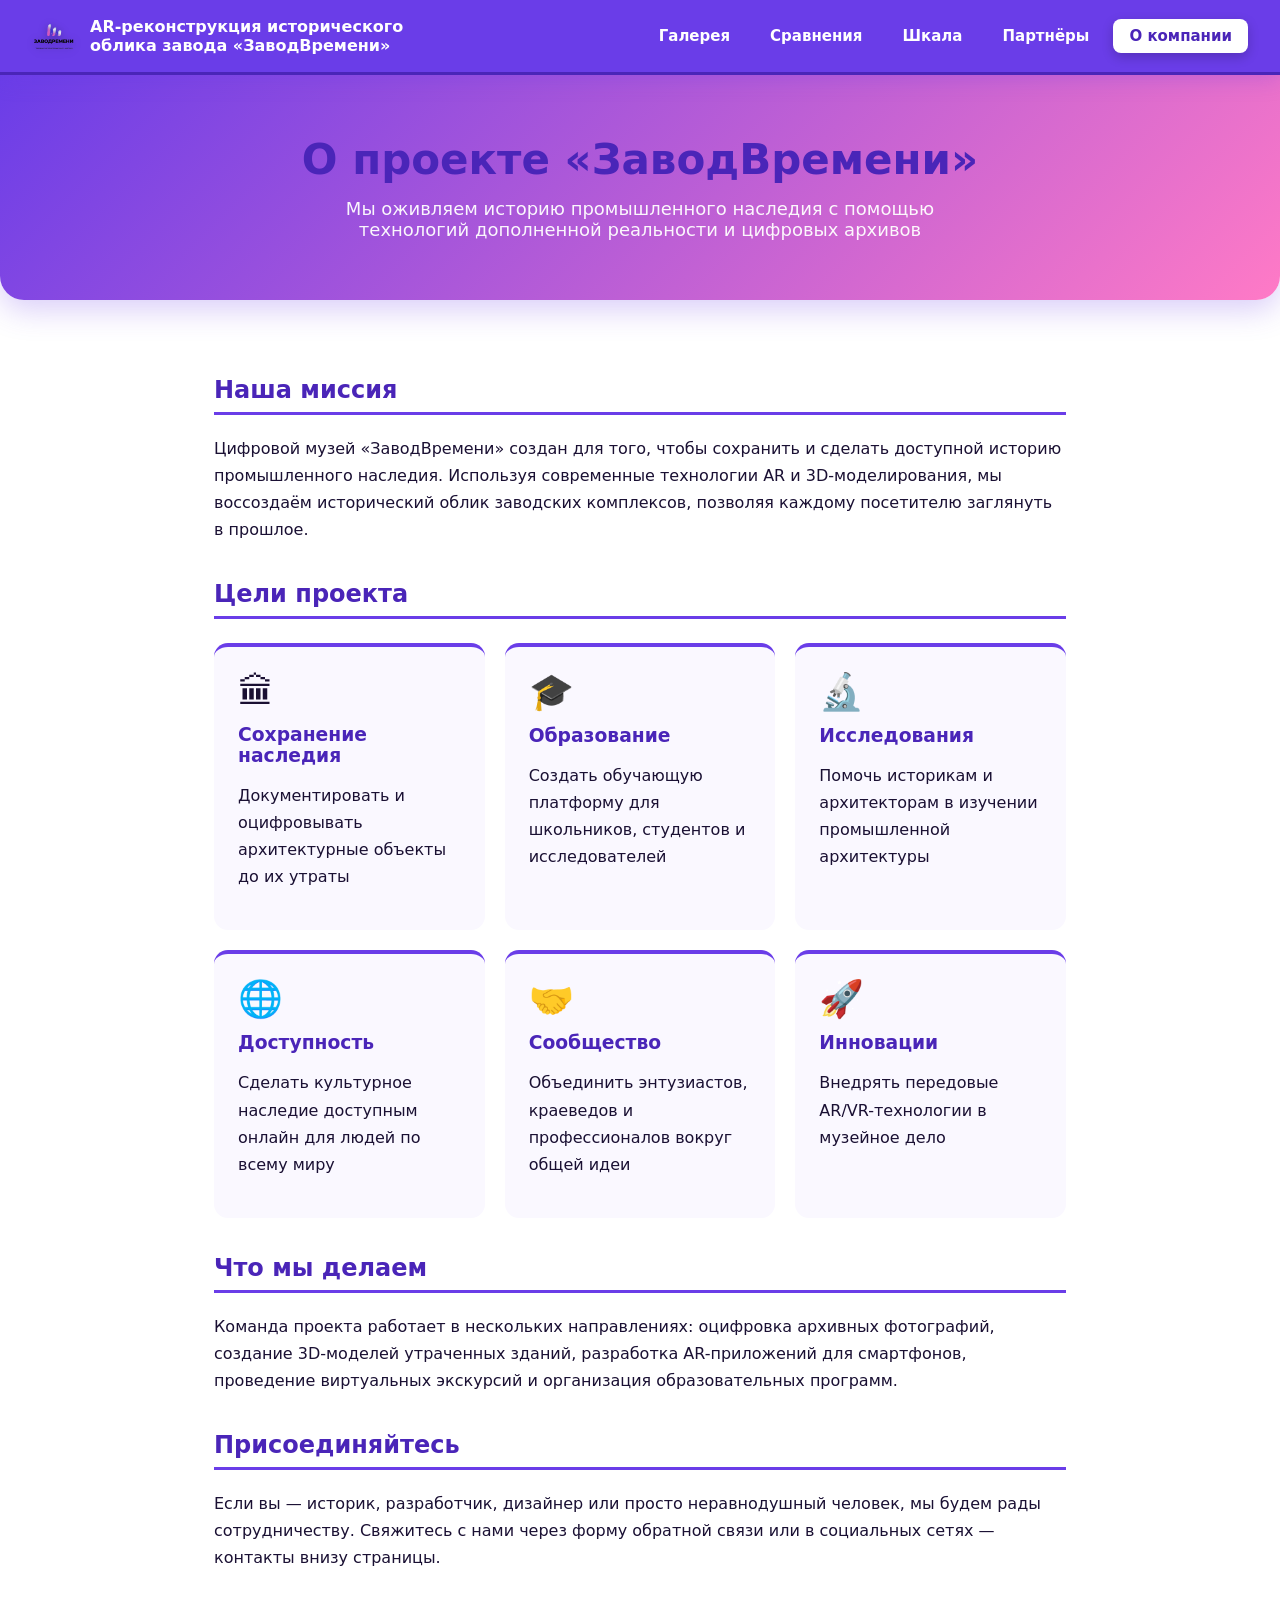
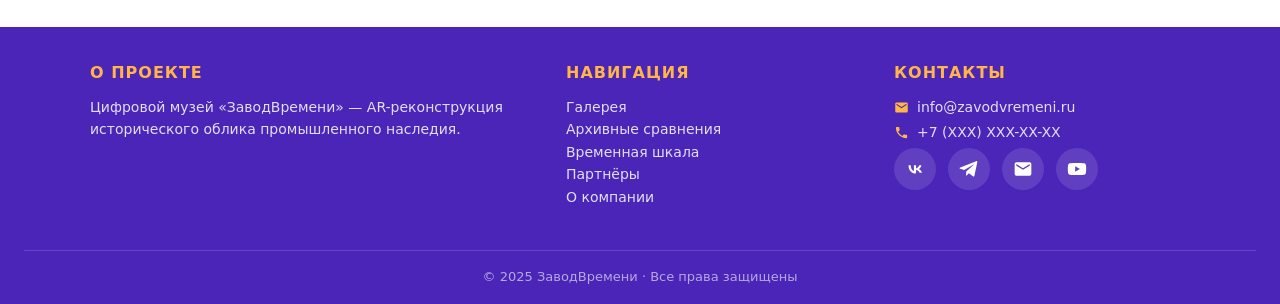
<file: about.html>
<!DOCTYPE html>
<html lang="ru">
<head>
  <meta charset="UTF-8">
  <title>О компании — ЗаводВремени</title>
  <link rel="stylesheet" href="css/style.css">
  <meta name="viewport" content="width=device-width, initial-scale=1.0">
</head>
<body>

<header class="topbar">
  <div class="brand">
    <img src="assets/img/logo2.png" alt="Логотип">
    <div class="brand-text">AR-реконструкция исторического облика завода «ЗаводВремени»</div>
  </div>
  <nav>
    <a href="index.html">Галерея</a>
    <a href="compare.html">Сравнения</a>
    <a href="timeline.html">Шкала</a>
    <a href="partners.html">Партнёры</a>
    <a href="about.html" class="active">О компании</a>
  </nav>
</header>

<!-- Заголовочная зона -->
<section class="about-hero">
  <h1>О проекте «ЗаводВремени»</h1>
  <p>Мы оживляем историю промышленного наследия с помощью технологий
     дополненной реальности и цифровых архивов</p>
</section>

<!-- Основной контент -->
<div class="about-content">

  <h2>Наша миссия</h2>
  <p>
    Цифровой музей «ЗаводВремени» создан для того, чтобы сохранить и сделать
    доступной историю промышленного наследия. Используя современные технологии
    AR и 3D-моделирования, мы воссоздаём исторический облик заводских комплексов,
    позволяя каждому посетителю заглянуть в прошлое.
  </p>

  <h2>Цели проекта</h2>
  <div class="goals-grid">

    <div class="goal-card">
      <div class="icon">🏛</div>
      <h3>Сохранение наследия</h3>
      <p>Документировать и оцифровывать архитектурные объекты до их утраты</p>
    </div>

    <div class="goal-card">
      <div class="icon">🎓</div>
      <h3>Образование</h3>
      <p>Создать обучающую платформу для школьников, студентов и исследователей</p>
    </div>

    <div class="goal-card">
      <div class="icon">🔬</div>
      <h3>Исследования</h3>
      <p>Помочь историкам и архитекторам в изучении промышленной архитектуры</p>
    </div>

    <div class="goal-card">
      <div class="icon">🌐</div>
      <h3>Доступность</h3>
      <p>Сделать культурное наследие доступным онлайн для людей по всему миру</p>
    </div>

    <div class="goal-card">
      <div class="icon">🤝</div>
      <h3>Сообщество</h3>
      <p>Объединить энтузиастов, краеведов и профессионалов вокруг общей идеи</p>
    </div>

    <div class="goal-card">
      <div class="icon">🚀</div>
      <h3>Инновации</h3>
      <p>Внедрять передовые AR/VR-технологии в музейное дело</p>
    </div>

  </div>

  <h2>Что мы делаем</h2>
  <p>
    Команда проекта работает в нескольких направлениях: оцифровка архивных
    фотографий, создание 3D-моделей утраченных зданий, разработка
    AR-приложений для смартфонов, проведение виртуальных экскурсий и
    организация образовательных программ.
  </p>

  <h2>Присоединяйтесь</h2>
  <p>
    Если вы — историк, разработчик, дизайнер или просто неравнодушный
    человек, мы будем рады сотрудничеству. Свяжитесь с нами через форму
    обратной связи или в социальных сетях — контакты внизу страницы.
  </p>

</div>

<!-- Футер -->
<footer class="footer">
  <div class="footer-inner">

    <div>
      <h4>О проекте</h4>
      <p>Цифровой музей «ЗаводВремени» — AR-реконструкция исторического облика промышленного наследия.</p>
    </div>

    <div>
      <h4>Навигация</h4>
      <p>
        <a href="index.html">Галерея</a><br>
        <a href="compare.html">Архивные сравнения</a><br>
        <a href="timeline.html">Временная шкала</a><br>
        <a href="partners.html">Партнёры</a><br>
        <a href="about.html">О компании</a>
      </p>
    </div>

    <div>
      <h4>Контакты</h4>
      <div class="contact-line">
        <svg viewBox="0 0 24 24"><path d="M20 4H4a2 2 0 0 0-2 2v12a2 2 0 0 0 2 2h16a2 2 0 0 0 2-2V6a2 2 0 0 0-2-2zm0 4-8 5-8-5V6l8 5 8-5v2z"/></svg>
        <a href="mailto:info@zavodvremeni.ru">info@zavodvremeni.ru</a>
      </div>
      <div class="contact-line">
        <svg viewBox="0 0 24 24"><path d="M6.6 10.8c1.4 2.8 3.8 5.1 6.6 6.6l2.2-2.2c.3-.3.7-.4 1-.2 1.1.4 2.3.6 3.6.6.6 0 1 .4 1 1V20c0 .6-.4 1-1 1C10.6 21 3 13.4 3 4c0-.6.4-1 1-1h3.5c.6 0 1 .4 1 1 0 1.2.2 2.4.6 3.6.1.4 0 .8-.2 1l-2.3 2.2z"/></svg>
        <span>+7 (XXX) XXX-XX-XX</span>
      </div>
      <div class="social-icons">
        <a href="https://vk.com/" target="_blank" rel="noopener" title="ВКонтакте">
          <svg viewBox="0 0 24 24"><path d="M13.2 17.5c-5.4 0-8.9-3.8-9-10h2.7c.1 4.6 2.2 6.5 3.8 6.9V7.5h2.6v3.8c1.6-.2 3.3-2 3.9-3.8h2.5c-.4 2.2-2 3.9-3.1 4.6 1.1.6 3 2.1 3.7 4.4h-2.8c-.6-1.7-2-3.1-4.2-3.3v3.3h-.8z"/></svg>
        </a>
        <a href="https://t.me/" target="_blank" rel="noopener" title="Telegram">
          <svg viewBox="0 0 24 24"><path d="M21.9 4.3 18.5 20c-.2 1-.9 1.3-1.8.8l-4.9-3.6-2.4 2.3c-.3.3-.5.5-1 .5l.3-4.9 9-8.1c.4-.3-.1-.5-.6-.2L6.2 13.1l-4.8-1.5c-1-.3-1-1 .2-1.5L20.6 2.6c.9-.3 1.6.2 1.3 1.7z"/></svg>
        </a>
        <a href="mailto:info@zavodvremeni.ru" title="Email">
          <svg viewBox="0 0 24 24"><path d="M20 4H4a2 2 0 0 0-2 2v12a2 2 0 0 0 2 2h16a2 2 0 0 0 2-2V6a2 2 0 0 0-2-2zm0 4-8 5-8-5V6l8 5 8-5v2z"/></svg>
        </a>
        <a href="https://youtube.com/" target="_blank" rel="noopener" title="YouTube">
          <svg viewBox="0 0 24 24"><path d="M23 12s0-3.4-.4-5c-.3-.9-1-1.6-1.9-1.9C19 4.7 12 4.7 12 4.7s-7 0-8.7.4C2.4 5.4 1.7 6.1 1.4 7 1 8.6 1 12 1 12s0 3.4.4 5c.3.9 1 1.6 1.9 1.9 1.7.4 8.7.4 8.7.4s7 0 8.7-.4c.9-.3 1.6-1 1.9-1.9.4-1.6.4-5 .4-5zM9.8 15.3V8.7l5.7 3.3-5.7 3.3z"/></svg>
        </a>
      </div>
    </div>

  </div>
  <div class="footer-bottom">
    © 2025 ЗаводВремени · Все права защищены
  </div>
</footer>

</body>
</html>
</file>
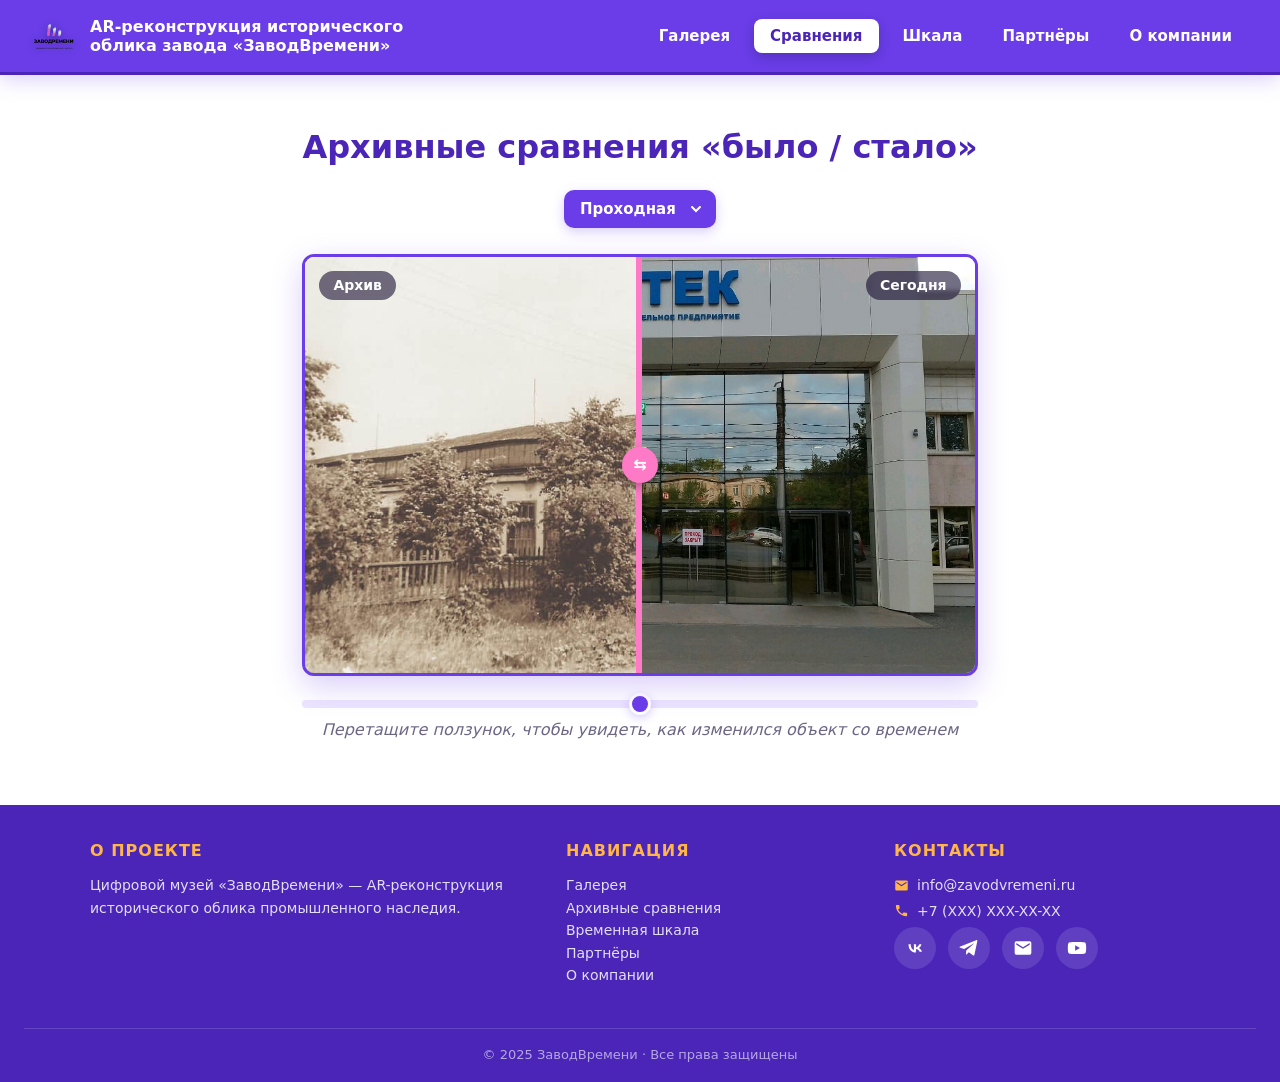
<file: compare.html>
<!DOCTYPE html>
<html lang="ru">
<head>
  <meta charset="UTF-8">
  <meta name="viewport" content="width=device-width, initial-scale=1.0">
  <title>Цифровой музей — Архивные сравнения</title>
  <link rel="stylesheet" href="css/style.css">
</head>
<body>

<!-- ========== Верхнее меню ========== -->
<header class="topbar">
  <div class="brand">
    <img src="assets/img/logo2.png" alt="Логотип">
    <div class="brand-text">AR-реконструкция исторического облика завода «ЗаводВремени»</div>
  </div>
  <nav>
    <a href="index.html">Галерея</a>
    <a href="compare.html" class="active">Сравнения</a>
    <a href="timeline.html">Шкала</a>
    <a href="partners.html">Партнёры</a>
    <a href="about.html">О компании</a>
  </nav>
</header>

<!-- ========== Контент ========== -->
<main class="compare-page">

  <h1>Архивные сравнения «было / стало»</h1>

  <select id="cmpSelect" class="cmp-select"></select>

  <div class="compare" id="cmp">
    <img class="now" id="nowImg" src="" alt="Современный вид">
    <div class="old-wrap" id="oldWrap">
      <img class="old" id="oldImg" src="" alt="Архивный вид">
    </div>
    <div class="slider-handle" id="handle"></div>
    <span class="cmp-label old">Архив</span>
    <span class="cmp-label now">Сегодня</span>
  </div>

  <input type="range" min="0" max="100" value="50" id="slider"
         title="Перетащите, чтобы сравнить">

  <p class="hint-text">
    Перетащите ползунок, чтобы увидеть, как изменился объект со временем
  </p>

</main>

<!-- ========== Футер ========== -->
<footer class="footer">
  <div class="footer-inner">
    <div>
      <h4>О проекте</h4>
      <p>Цифровой музей «ЗаводВремени» — AR-реконструкция исторического облика промышленного наследия.</p>
    </div>
    <div>
      <h4>Навигация</h4>
      <p>
        <a href="index.html">Галерея</a><br>
        <a href="compare.html">Архивные сравнения</a><br>
        <a href="timeline.html">Временная шкала</a><br>
        <a href="partners.html">Партнёры</a><br>
        <a href="about.html">О компании</a>
      </p>
    </div>
    <div>
      <h4>Контакты</h4>
      <div class="contact-line">
        <svg viewBox="0 0 24 24"><path d="M20 4H4a2 2 0 0 0-2 2v12a2 2 0 0 0 2 2h16a2 2 0 0 0 2-2V6a2 2 0 0 0-2-2zm0 4-8 5-8-5V6l8 5 8-5v2z"/></svg>
        <a href="mailto:info@zavodvremeni.ru">info@zavodvremeni.ru</a>
      </div>
      <div class="contact-line">
        <svg viewBox="0 0 24 24"><path d="M6.6 10.8c1.4 2.8 3.8 5.1 6.6 6.6l2.2-2.2c.3-.3.7-.4 1-.2 1.1.4 2.3.6 3.6.6.6 0 1 .4 1 1V20c0 .6-.4 1-1 1C10.6 21 3 13.4 3 4c0-.6.4-1 1-1h3.5c.6 0 1 .4 1 1 0 1.2.2 2.4.6 3.6.1.4 0 .8-.2 1l-2.3 2.2z"/></svg>
        <span>+7 (XXX) XXX-XX-XX</span>
      </div>
      <div class="social-icons">
        <a href="https://vk.com/" target="_blank" rel="noopener" title="ВКонтакте">
          <svg viewBox="0 0 24 24"><path d="M13.2 17.5c-5.4 0-8.9-3.8-9-10h2.7c.1 4.6 2.2 6.5 3.8 6.9V7.5h2.6v3.8c1.6-.2 3.3-2 3.9-3.8h2.5c-.4 2.2-2 3.9-3.1 4.6 1.1.6 3 2.1 3.7 4.4h-2.8c-.6-1.7-2-3.1-4.2-3.3v3.3h-.8z"/></svg>
        </a>
        <a href="https://t.me/" target="_blank" rel="noopener" title="Telegram">
          <svg viewBox="0 0 24 24"><path d="M21.9 4.3 18.5 20c-.2 1-.9 1.3-1.8.8l-4.9-3.6-2.4 2.3c-.3.3-.5.5-1 .5l.3-4.9 9-8.1c.4-.3-.1-.5-.6-.2L6.2 13.1l-4.8-1.5c-1-.3-1-1 .2-1.5L20.6 2.6c.9-.3 1.6.2 1.3 1.7z"/></svg>
        </a>
        <a href="mailto:info@zavodvremeni.ru" title="Email">
          <svg viewBox="0 0 24 24"><path d="M20 4H4a2 2 0 0 0-2 2v12a2 2 0 0 0 2 2h16a2 2 0 0 0 2-2V6a2 2 0 0 0-2-2zm0 4-8 5-8-5V6l8 5 8-5v2z"/></svg>
        </a>
        <a href="https://youtube.com/" target="_blank" rel="noopener" title="YouTube">
          <svg viewBox="0 0 24 24"><path d="M23 12s0-3.4-.4-5c-.3-.9-1-1.6-1.9-1.9C19 4.7 12 4.7 12 4.7s-7 0-8.7.4C2.4 5.4 1.7 6.1 1.4 7 1 8.6 1 12 1 12s0 3.4.4 5c.3.9 1 1.6 1.9 1.9 1.7.4 8.7.4 8.7.4s7 0 8.7-.4c.9-.3 1.6-1 1.9-1.9.4-1.6.4-5 .4-5zM9.8 15.3V8.7l5.7 3.3-5.7 3.3z"/></svg>
        </a>
      </div>
    </div>
  </div>
  <div class="footer-bottom">© 2025 ЗаводВремени · Все права защищены</div>
</footer>

<!-- скрипты — В САМОМ КОНЦЕ, вне всех контейнеров -->
<script src="js/data.js"></script>
<script src="js/compare.js"></script>
</body>
</html>
</file>
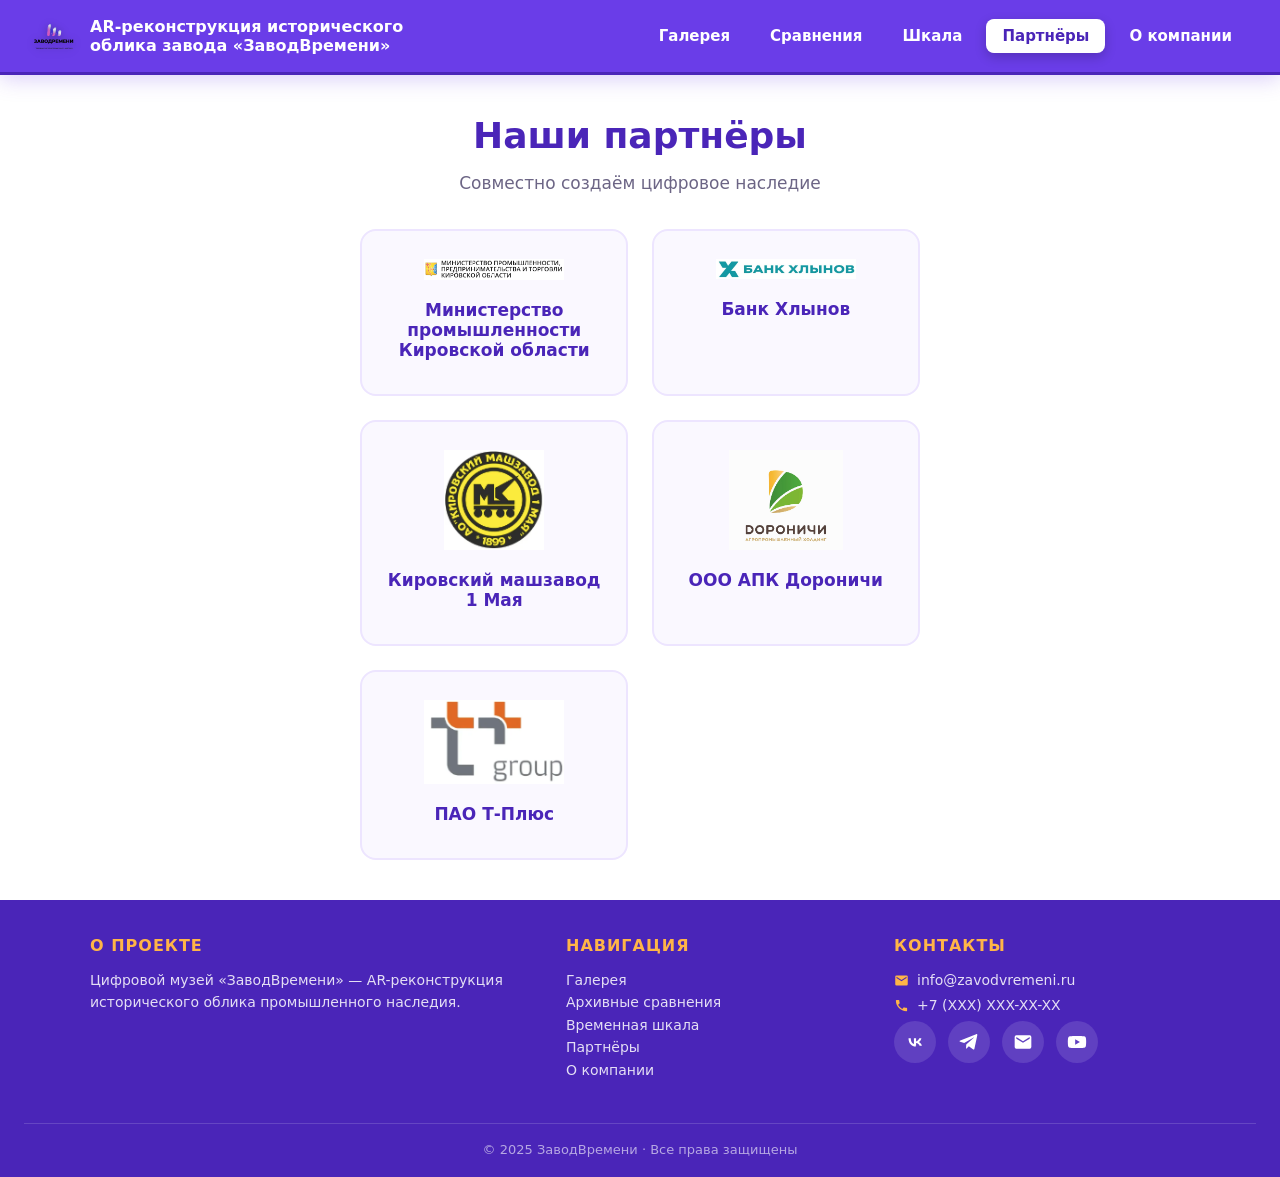
<file: partners.html>
<!DOCTYPE html>
<html lang="ru">
<head>
  <meta charset="UTF-8">
  <title>Партнёры — ЗаводВремени</title>
  <link rel="stylesheet" href="css/style.css">
  <meta name="viewport" content="width=device-width, initial-scale=1.0">
</head>
<body>

<header class="topbar">
  <div class="brand">
    <img src="assets/img/logo2.png" alt="Логотип">
    <div class="brand-text">AR-реконструкция исторического облика завода «ЗаводВремени»</div>
  </div>
  <nav>
    <a href="index.html">Галерея</a>
    <a href="compare.html">Сравнения</a>
    <a href="timeline.html">Шкала</a>
    <a href="partners.html" class="active">Партнёры</a>
    <a href="about.html">О компании</a>
  </nav>
</header>

<div class="page-wrap">
  <h1 class="page-title">Наши партнёры</h1>
  <p class="page-subtitle">Совместно создаём цифровое наследие</p>

  <div class="partners-grid" id="partnersGrid"></div>
</div>

<!-- футер (Шаг 5) -->
<footer class="footer">
  <div class="footer-inner">

    <div>
      <h4>О проекте</h4>
      <p>Цифровой музей «ЗаводВремени» — AR-реконструкция исторического облика промышленного наследия.</p>
    </div>

    <div>
      <h4>Навигация</h4>
      <p>
        <a href="index.html">Галерея</a><br>
        <a href="compare.html">Архивные сравнения</a><br>
        <a href="timeline.html">Временная шкала</a><br>
        <a href="partners.html">Партнёры</a><br>
        <a href="about.html">О компании</a>
      </p>
    </div>

    <div>
      <h4>Контакты</h4>
      <div class="contact-line">
        <svg viewBox="0 0 24 24"><path d="M20 4H4a2 2 0 0 0-2 2v12a2 2 0 0 0 2 2h16a2 2 0 0 0 2-2V6a2 2 0 0 0-2-2zm0 4-8 5-8-5V6l8 5 8-5v2z"/></svg>
        <a href="mailto:info@zavodvremeni.ru">info@zavodvremeni.ru</a>
      </div>
      <div class="contact-line">
        <svg viewBox="0 0 24 24"><path d="M6.6 10.8c1.4 2.8 3.8 5.1 6.6 6.6l2.2-2.2c.3-.3.7-.4 1-.2 1.1.4 2.3.6 3.6.6.6 0 1 .4 1 1V20c0 .6-.4 1-1 1C10.6 21 3 13.4 3 4c0-.6.4-1 1-1h3.5c.6 0 1 .4 1 1 0 1.2.2 2.4.6 3.6.1.4 0 .8-.2 1l-2.3 2.2z"/></svg>
        <span>+7 (XXX) XXX-XX-XX</span>
      </div>
      <div class="social-icons">
        <a href="https://vk.com/" target="_blank" rel="noopener" title="ВКонтакте">
          <svg viewBox="0 0 24 24"><path d="M13.2 17.5c-5.4 0-8.9-3.8-9-10h2.7c.1 4.6 2.2 6.5 3.8 6.9V7.5h2.6v3.8c1.6-.2 3.3-2 3.9-3.8h2.5c-.4 2.2-2 3.9-3.1 4.6 1.1.6 3 2.1 3.7 4.4h-2.8c-.6-1.7-2-3.1-4.2-3.3v3.3h-.8z"/></svg>
        </a>
        <a href="https://t.me/" target="_blank" rel="noopener" title="Telegram">
          <svg viewBox="0 0 24 24"><path d="M21.9 4.3 18.5 20c-.2 1-.9 1.3-1.8.8l-4.9-3.6-2.4 2.3c-.3.3-.5.5-1 .5l.3-4.9 9-8.1c.4-.3-.1-.5-.6-.2L6.2 13.1l-4.8-1.5c-1-.3-1-1 .2-1.5L20.6 2.6c.9-.3 1.6.2 1.3 1.7z"/></svg>
        </a>
        <a href="mailto:info@zavodvremeni.ru" title="Email">
          <svg viewBox="0 0 24 24"><path d="M20 4H4a2 2 0 0 0-2 2v12a2 2 0 0 0 2 2h16a2 2 0 0 0 2-2V6a2 2 0 0 0-2-2zm0 4-8 5-8-5V6l8 5 8-5v2z"/></svg>
        </a>
        <a href="https://youtube.com/" target="_blank" rel="noopener" title="YouTube">
          <svg viewBox="0 0 24 24"><path d="M23 12s0-3.4-.4-5c-.3-.9-1-1.6-1.9-1.9C19 4.7 12 4.7 12 4.7s-7 0-8.7.4C2.4 5.4 1.7 6.1 1.4 7 1 8.6 1 12 1 12s0 3.4.4 5c.3.9 1 1.6 1.9 1.9 1.7.4 8.7.4 8.7.4s7 0 8.7-.4c.9-.3 1.6-1 1.9-1.9.4-1.6.4-5 .4-5zM9.8 15.3V8.7l5.7 3.3-5.7 3.3z"/></svg>
        </a>
      </div>
    </div>

  </div>
  <div class="footer-bottom">
    © 2025 ЗаводВремени · Все права защищены
  </div>
</footer>

<script src="js/partners.js"></script>
</body>
</html>
</file>
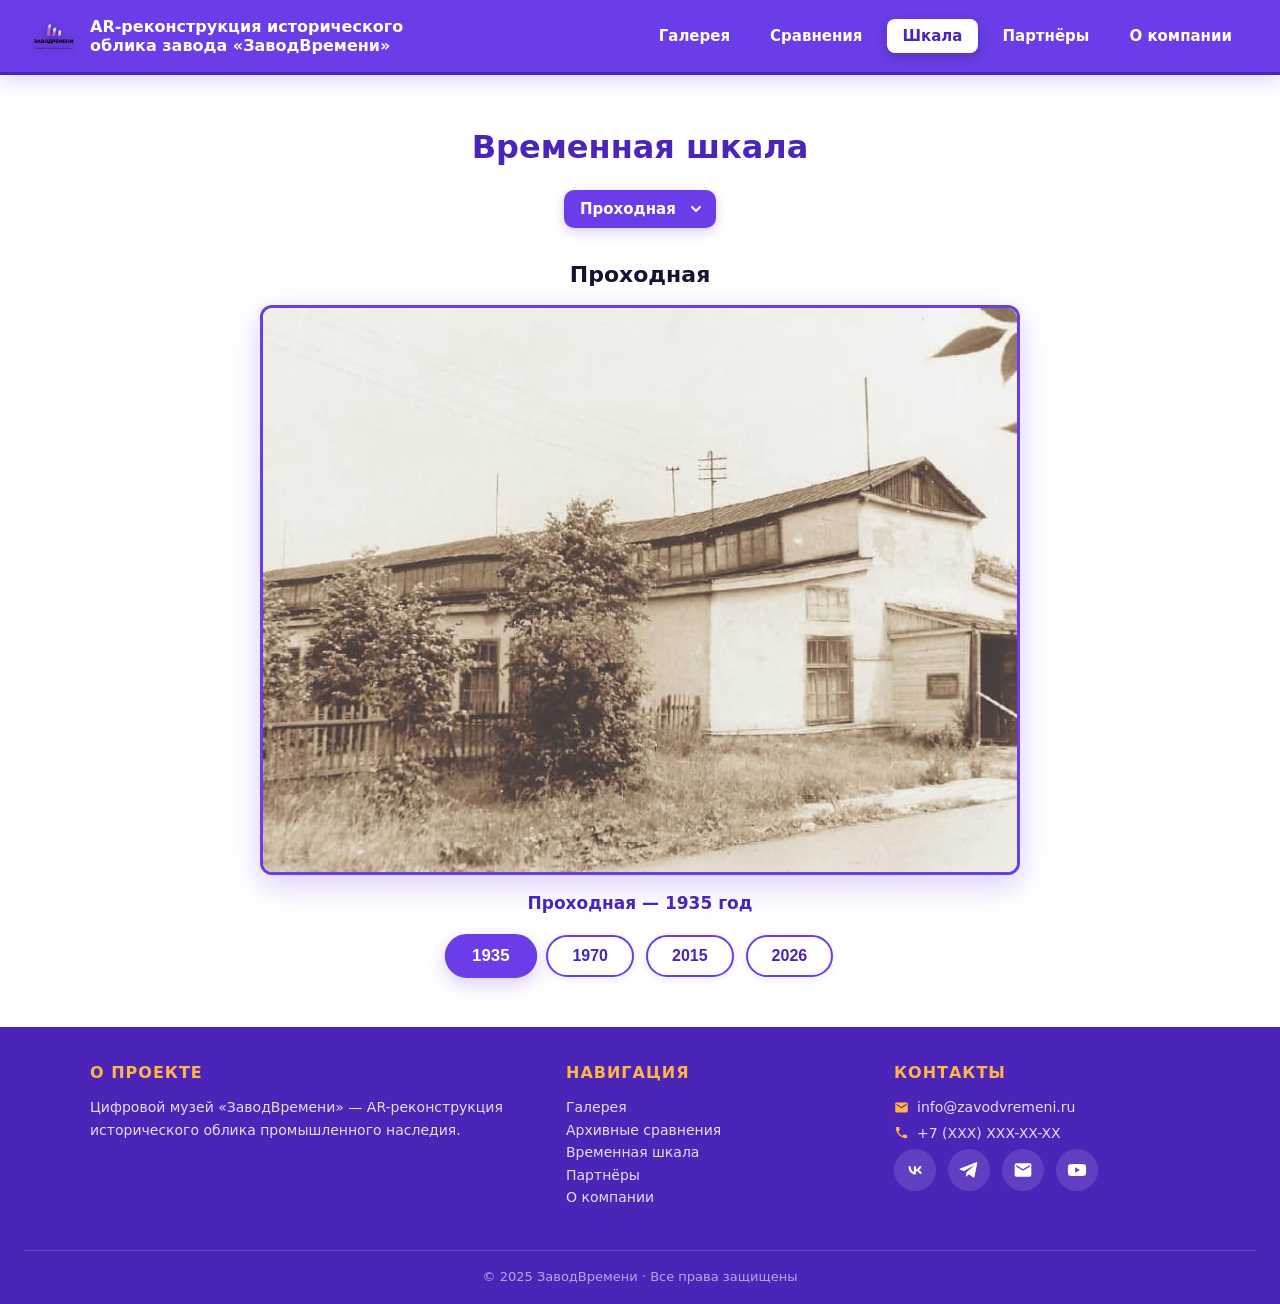
<file: timeline.html>
<!DOCTYPE html>
<html lang="ru">
<head>
  <meta charset="UTF-8">
  <meta name="viewport" content="width=device-width, initial-scale=1.0">
  <title>Временная шкала — ЗаводВремени</title>
  <link rel="stylesheet" href="css/style.css">
</head>
<body>

<!-- ========== Верхнее меню ========== -->
<header class="topbar">
  <div class="brand">
    <img src="assets/img/logo2.png" alt="Логотип">
    <div class="brand-text">AR-реконструкция исторического облика завода «ЗаводВремени»</div>
  </div>
  <nav>
    <a href="index.html">Галерея</a>
    <a href="compare.html">Сравнения</a>
    <a href="timeline.html" class="active">Шкала</a>
    <a href="partners.html">Партнёры</a>
    <a href="about.html">О компании</a>
  </nav>
</header>

<!-- ========== Контент ========== -->
<main class="tl-page">

  <h1>Временная шкала</h1>

  <!-- Выбор объекта -->
  <select id="tlSelect" class="cmp-select"></select>

  <!-- Заголовок текущего объекта -->
  <h2 id="tlTitle"></h2>

  <!-- Фотография -->
  <div class="tl-photo-box">
    <img id="tlPhoto" src="" alt="Фотография по годам">
  </div>

  <!-- Подпись с годом -->
  <div class="tl-caption" id="tlCaption"></div>

  <!-- Кнопки годов — заполняются через JS -->
  <div class="years" id="yearsBar"></div>

</main>

<!-- ========== Футер ========== -->
<footer class="footer">
  <div class="footer-inner">

    <div>
      <h4>О проекте</h4>
      <p>Цифровой музей «ЗаводВремени» — AR-реконструкция исторического облика промышленного наследия.</p>
    </div>

    <div>
      <h4>Навигация</h4>
      <p>
        <a href="index.html">Галерея</a><br>
        <a href="compare.html">Архивные сравнения</a><br>
        <a href="timeline.html">Временная шкала</a><br>
        <a href="partners.html">Партнёры</a><br>
        <a href="about.html">О компании</a>
      </p>
    </div>

    <div>
      <h4>Контакты</h4>
      <div class="contact-line">
        <svg viewBox="0 0 24 24"><path d="M20 4H4a2 2 0 0 0-2 2v12a2 2 0 0 0 2 2h16a2 2 0 0 0 2-2V6a2 2 0 0 0-2-2zm0 4-8 5-8-5V6l8 5 8-5v2z"/></svg>
        <a href="mailto:info@zavodvremeni.ru">info@zavodvremeni.ru</a>
      </div>
      <div class="contact-line">
        <svg viewBox="0 0 24 24"><path d="M6.6 10.8c1.4 2.8 3.8 5.1 6.6 6.6l2.2-2.2c.3-.3.7-.4 1-.2 1.1.4 2.3.6 3.6.6.6 0 1 .4 1 1V20c0 .6-.4 1-1 1C10.6 21 3 13.4 3 4c0-.6.4-1 1-1h3.5c.6 0 1 .4 1 1 0 1.2.2 2.4.6 3.6.1.4 0 .8-.2 1l-2.3 2.2z"/></svg>
        <span>+7 (XXX) XXX-XX-XX</span>
      </div>
      <div class="social-icons">
        <a href="https://vk.com/" target="_blank" rel="noopener" title="ВКонтакте">
          <svg viewBox="0 0 24 24"><path d="M13.2 17.5c-5.4 0-8.9-3.8-9-10h2.7c.1 4.6 2.2 6.5 3.8 6.9V7.5h2.6v3.8c1.6-.2 3.3-2 3.9-3.8h2.5c-.4 2.2-2 3.9-3.1 4.6 1.1.6 3 2.1 3.7 4.4h-2.8c-.6-1.7-2-3.1-4.2-3.3v3.3h-.8z"/></svg>
        </a>
        <a href="https://t.me/" target="_blank" rel="noopener" title="Telegram">
          <svg viewBox="0 0 24 24"><path d="M21.9 4.3 18.5 20c-.2 1-.9 1.3-1.8.8l-4.9-3.6-2.4 2.3c-.3.3-.5.5-1 .5l.3-4.9 9-8.1c.4-.3-.1-.5-.6-.2L6.2 13.1l-4.8-1.5c-1-.3-1-1 .2-1.5L20.6 2.6c.9-.3 1.6.2 1.3 1.7z"/></svg>
        </a>
        <a href="mailto:info@zavodvremeni.ru" title="Email">
          <svg viewBox="0 0 24 24"><path d="M20 4H4a2 2 0 0 0-2 2v12a2 2 0 0 0 2 2h16a2 2 0 0 0 2-2V6a2 2 0 0 0-2-2zm0 4-8 5-8-5V6l8 5 8-5v2z"/></svg>
        </a>
        <a href="https://youtube.com/" target="_blank" rel="noopener" title="YouTube">
          <svg viewBox="0 0 24 24"><path d="M23 12s0-3.4-.4-5c-.3-.9-1-1.6-1.9-1.9C19 4.7 12 4.7 12 4.7s-7 0-8.7.4C2.4 5.4 1.7 6.1 1.4 7 1 8.6 1 12 1 12s0 3.4.4 5c.3.9 1 1.6 1.9 1.9 1.7.4 8.7.4 8.7.4s7 0 8.7-.4c.9-.3 1.6-1 1.9-1.9.4-1.6.4-5 .4-5zM9.8 15.3V8.7l5.7 3.3-5.7 3.3z"/></svg>
        </a>
      </div>
    </div>

  </div>
  <div class="footer-bottom">
    © 2025 ЗаводВремени · Все права защищены
  </div>
</footer>

<!-- скрипты — в самом конце -->
<script src="js/data.js"></script>
<script src="js/timeline.js"></script>
</body>
</html>
</file>
<file: css/style.css>
/* ============================================================
   ЦИФРОВОЙ МУЗЕЙ — глобальные стили
   Палитра: белый фон + фиолетовые акценты
   ============================================================ */

:root {
  --bg:        #ffffff;
  --surface:   #faf8ff;
  --primary:   #6a3de8;      /* основной фиолетовый */
  --primary-d: #4a25b8;      /* тёмный фиолетовый */
  --primary-l: #ede5ff;      /* светлый фиолетовый */
  --accent:    #ff7ac6;      /* розовый акцент */
  --gold:      #ffb547;
  --text:      #1a1033;
  --muted:     #6c6585;
  --border:    #2a1666;
  --shadow:    rgba(106, 61, 232, 0.25);
}

* { box-sizing: border-box; }

html, body {
  margin: 0;
  padding: 0;
  font-family: 'Segoe UI', system-ui, sans-serif;
  background: var(--bg);
  color: var(--text);
  min-height: 100vh;
  display: flex;
  flex-direction: column;
}

a { color: inherit; text-decoration: none; }

/* ========== ВЕРХНЕЕ МЕНЮ ========== */
.topbar {
  display: flex;
  justify-content: space-between;
  align-items: center;
  padding: 14px 32px;
  background: var(--primary);
  color: #fff;
  border-bottom: 3px solid var(--primary-d);
  box-shadow: 0 4px 20px var(--shadow);
  position: sticky;
  top: 0;
  z-index: 100;
  animation: slideDown 0.5s ease-out;
}

@keyframes slideDown {
  from { transform: translateY(-100%); opacity: 0; }
  to   { transform: translateY(0); opacity: 1; }
}

.brand {
  display: flex;
  align-items: center;
  gap: 14px;
}

.brand img {
  height: 44px;
  width: auto;
  filter: drop-shadow(0 2px 4px rgba(0,0,0,0.3));
  transition: transform 0.3s;
}

.brand img:hover { transform: rotate(-5deg) scale(1.1); }

.brand-text {
  font-weight: 700;
  font-size: 16px;
  line-height: 1.2;
  max-width: 380px;
}

.topbar nav {
  display: flex;
  gap: 8px;
  flex-wrap: wrap;
}

.topbar nav a {
  padding: 8px 16px;
  border-radius: 8px;
  font-weight: 600;
  font-size: 15px;
  transition: all 0.25s;
  position: relative;
}

.topbar nav a:hover {
  background: rgba(255,255,255,0.18);
  transform: translateY(-2px);
}

.topbar nav a.active {
  background: #fff;
  color: var(--primary-d);
  box-shadow: 0 4px 12px rgba(0,0,0,0.2);
}

/* ========== ОСНОВНОЙ МАКЕТ ========== */
.layout {
  flex: 1;
  display: grid;
  grid-template-columns: 280px 1fr;
  min-height: 0;
}

/* боковая панель */
.sidebar {
  background: var(--primary-l);
  border-right: 3px solid var(--primary);
  padding: 20px 16px;
  overflow-y: auto;
  animation: slideRight 0.5s ease-out;
}

@keyframes slideRight {
  from { transform: translateX(-50px); opacity: 0; }
  to   { transform: translateX(0); opacity: 1; }
}

.sidebar h3 {
  margin: 0 0 16px;
  color: var(--primary-d);
  font-size: 18px;
  text-transform: uppercase;
  letter-spacing: 1px;
  border-bottom: 2px solid var(--primary);
  padding-bottom: 8px;
}

.sidebar ul { list-style: none; padding: 0; margin: 0; }

.sidebar li {
  padding: 12px 14px;
  margin-bottom: 6px;
  background: #fff;
  border-radius: 10px;
  cursor: pointer;
  font-weight: 600;
  border-left: 4px solid transparent;
  transition: all 0.2s;
}

.sidebar li:hover {
  border-left-color: var(--accent);
  transform: translateX(4px);
  box-shadow: 0 4px 12px var(--shadow);
}

.sidebar li.active {
  background: var(--primary);
  color: #fff;
  border-left-color: var(--gold);
}

/* основной экран */
.stage {
  display: flex;
  flex-direction: column;
  align-items: center;
  padding: 28px 24px;
  gap: 18px;
  background: var(--bg);
  overflow-y: auto;
  animation: fadeIn 0.6s ease-out;
}

@keyframes fadeIn {
  from { opacity: 0; transform: translateY(10px); }
  to   { opacity: 1; transform: translateY(0); }
}

/* фоторамка */
.screen {
  align-self: center;
  background: var(--primary-l);
  display: inline-block;
  border: 3px solid var(--primary);
  border-radius: 12px;
  box-shadow: 0 10px 30px var(--shadow);
  overflow: hidden;
  max-width: 100%;
  max-height: 65vh;
  line-height: 0;
  transition: transform 0.3s, box-shadow 0.3s;
}

.screen:hover {
  transform: translateY(-4px);
  box-shadow: 0 16px 40px var(--shadow);
}

.screen img {
  display: block;
  max-width: 100%;
  max-height: 65vh;
  width: auto;
  height: auto;
  transition: opacity 0.4s;
}

/* кнопки управления */
.controls {
  display: flex;
  gap: 12px;
}

.controls button {
  width: 52px;
  height: 52px;
  font-size: 22px;
  font-weight: 700;
  border: none;
  border-radius: 50%;
  background: var(--primary);
  color: #fff;
  cursor: pointer;
  box-shadow: 0 4px 12px var(--shadow);
  transition: all 0.2s;
}

.controls button:hover {
  background: var(--primary-d);
  transform: translateY(-3px) scale(1.05);
  box-shadow: 0 8px 20px var(--shadow);
}

.controls button:active { transform: translateY(0) scale(0.95); }

/* описание */
.info {
  width: 100%;
  max-width: 900px;
  background: var(--surface);
  padding: 20px 24px;
  border-radius: 12px;
  border-left: 5px solid var(--primary);
  box-shadow: 0 4px 16px rgba(0,0,0,0.05);
}

.info h2 {
  margin: 0 0 10px;
  color: var(--primary-d);
}

.info p {
  margin: 0;
  line-height: 1.6;
  color: var(--text);
}

/* ========== ВРЕМЕННАЯ ШКАЛА ========== */
.tl-wrap {
  display: flex;
  flex-direction: column;
  align-items: center;
  padding: 30px 20px;
  gap: 22px;
  flex: 1;
}

.tl-photo-box {
  display: inline-block;
  background: var(--primary-l);
  border: 3px solid var(--primary);
  border-radius: 12px;
  box-shadow: 0 10px 30px var(--shadow);
  overflow: hidden;
  max-width: 90%;
  max-height: 60vh;
  line-height: 0;
}

.tl-photo-box img {
  display: block;
  max-width: 100%;
  max-height: 60vh;
  width: auto;
  height: auto;
  transition: opacity 0.4s;
}

.tl-year {
  font-size: 32px;
  font-weight: 800;
  color: var(--primary-d);
  background: var(--primary-l);
  padding: 6px 24px;
  border-radius: 30px;
  box-shadow: 0 4px 12px var(--shadow);
}

.tl-slider {
  width: 80%;
  max-width: 800px;
  accent-color: var(--primary);
}

/* ========== АРХИВНЫЕ СРАВНЕНИЯ ========== */
.compare {
  position: relative;
  display: inline-block;
  user-select: none;
  border: 3px solid var(--primary);
  border-radius: 12px;
  box-shadow: 0 10px 30px var(--shadow);
  overflow: hidden;
  background: var(--primary-l);
  max-width: 95%;
  max-height: 70vh;
  line-height: 0;
}

.compare > img {
  display: block;
  max-width: 100%;
  max-height: 70vh;
  width: auto;
  height: auto;
  pointer-events: none;
}

.old-wrap {
  position: absolute;
  top: 0; left: 0;
  width: 50%;
  height: 100%;
  overflow: hidden;
  border-right: 3px solid var(--accent);
}

.old-wrap img {
  position: absolute;
  top: 0; left: 0;
  width: auto;
  height: 100%;
  max-width: none;
}

.slider-handle {
  position: absolute;
  top: 0;
  left: 50%;
  width: 4px;
  height: 100%;
  background: var(--accent);
  cursor: ew-resize;
  transform: translateX(-50%);
}

.slider-handle::after {
  content: "⇆";
  position: absolute;
  top: 50%;
  left: 50%;
  transform: translate(-50%, -50%);
  background: var(--accent);
  color: #fff;
  width: 36px;
  height: 36px;
  border-radius: 50%;
  display: flex;
  align-items: center;
  justify-content: center;
  font-weight: 700;
  box-shadow: 0 4px 12px rgba(0,0,0,0.3);
}

/* ========== СТРАНИЦА ПАРТНЁРОВ ========== */
.page-wrap {
  max-width: 1100px;
  margin: 0 auto;
  padding: 40px 24px;
  flex: 1;
  animation: fadeIn 0.6s ease-out;
}

.page-title {
  font-size: 36px;
  color: var(--primary-d);
  margin: 0 0 8px;
  text-align: center;
}

.page-subtitle {
  text-align: center;
  color: var(--muted);
  margin-bottom: 36px;
  font-size: 17px;
}

.partners-grid {
  display: grid;
  grid-template-columns: repeat(auto-fill, minmax(220px, 1fr));
  gap: 24px;
}

.partner-card {
  background: var(--surface);
  border: 2px solid var(--primary-l);
  border-radius: 16px;
  padding: 28px 20px;
  text-align: center;
  transition: all 0.3s;
  cursor: pointer;
}

.partner-card:hover {
  transform: translateY(-8px);
  box-shadow: 0 16px 32px var(--shadow);
  border-color: var(--primary);
}

.partner-card img {
  max-width: 140px;
  max-height: 100px;
  width: auto;
  height: auto;
  margin-bottom: 16px;
  transition: transform 0.3s;
}

.partner-card:hover img { transform: scale(1.1); }

.partner-card h4 {
  margin: 0 0 6px;
  color: var(--primary-d);
  font-size: 17px;
}

.partner-card p {
  margin: 0;
  color: var(--muted);
  font-size: 14px;
}

/* ========== СТРАНИЦА «О КОМПАНИИ» ========== */
.about-hero {
  background: linear-gradient(135deg, var(--primary) 0%, var(--accent) 100%);
  color: #fff;
  padding: 60px 24px;
  text-align: center;
  border-radius: 0 0 24px 24px;
  margin-bottom: 40px;
  box-shadow: 0 10px 30px var(--shadow);
}

.about-hero h1 {
  font-size: 42px;
  margin: 0 0 14px;
}

.about-hero p {
  font-size: 18px;
  max-width: 700px;
  margin: 0 auto;
  opacity: 0.95;
}

.about-content {
  max-width: 900px;
  margin: 0 auto;
  padding: 0 24px 40px;
}

.about-content h2 {
  color: var(--primary-d);
  border-bottom: 3px solid var(--primary);
  padding-bottom: 8px;
  margin-top: 36px;
}

.about-content p {
  line-height: 1.7;
  font-size: 16px;
  color: var(--text);
}

.goals-grid {
  display: grid;
  grid-template-columns: repeat(auto-fit, minmax(240px, 1fr));
  gap: 20px;
  margin-top: 24px;
}

.goal-card {
  background: var(--surface);
  padding: 24px;
  border-radius: 14px;
  border-top: 4px solid var(--primary);
  transition: transform 0.3s;
}

.goal-card:hover { transform: translateY(-6px); }

.goal-card .icon {
  font-size: 36px;
  margin-bottom: 12px;
}

.goal-card h3 {
  color: var(--primary-d);
  margin: 0 0 8px;
}

/* ========== ФУТЕР / КОНТАКТЫ ========== */
.footer {
  background: var(--primary-d);
  color: #fff;
  padding: 36px 24px 20px;
  margin-top: auto;
}

.footer-inner {
  max-width: 1100px;
  margin: 0 auto;
  display: grid;
  grid-template-columns: 1.5fr 1fr 1fr;
  gap: 32px;
  align-items: start;
}

.footer h4 {
  margin: 0 0 14px;
  font-size: 16px;
  text-transform: uppercase;
  letter-spacing: 1px;
  color: var(--gold);
}

.footer p, .footer a {
  color: rgba(255,255,255,0.85);
  font-size: 14px;
  line-height: 1.6;
}

.footer a:hover { color: var(--gold); }

.social-icons {
  display: flex;
  gap: 12px;
  margin-top: 8px;
}

.social-icons a {
  display: flex;
  align-items: center;
  justify-content: center;
  width: 42px;
  height: 42px;
  background: rgba(255,255,255,0.12);
  border-radius: 50%;
  transition: all 0.25s;
  font-size: 20px;
}

.social-icons a:hover {
  background: var(--gold);
  color: var(--primary-d);
  transform: translateY(-4px) rotate(8deg);
}

.footer-bottom {
  text-align: center;
  margin-top: 28px;
  padding-top: 18px;
  border-top: 1px solid rgba(255,255,255,0.15);
  font-size: 13px;
  color: rgba(255,255,255,0.6);
}

/* ========== АДАПТИВ ========== */
@media (max-width: 768px) {
  .topbar { flex-direction: column; gap: 12px; }
  .brand-text { font-size: 14px; max-width: none; }
  .layout { grid-template-columns: 1fr; }
  .sidebar { border-right: none; border-bottom: 3px solid var(--primary); }
  .footer-inner { grid-template-columns: 1fr; text-align: center; }
  .social-icons { justify-content: center; }
  .about-hero h1 { font-size: 30px; }
}
/* ====== ДОПОЛНИТЕЛЬНЫЕ АНИМАЦИИ ====== */

/* плавающий логотип */
.brand img {
  animation: float 3s ease-in-out infinite;
}

@keyframes float {
  0%, 100% { transform: translateY(0); }
  50%      { transform: translateY(-4px); }
}

/* пульсация активной кнопки меню */
.topbar nav a.active {
  animation: pulse 2s ease-in-out infinite;
}

@keyframes pulse {
  0%, 100% { box-shadow: 0 4px 12px rgba(0,0,0,0.2); }
  50%      { box-shadow: 0 4px 20px rgba(255,255,255,0.6); }
}


/* блестящая полоса при наведении на карточку партнёра */
.partner-card {
  position: relative;
  overflow: hidden;
}

.partner-card::before {
  content: '';
  position: absolute;
  top: 0;
  left: -100%;
  width: 100%;
  height: 100%;
  background: linear-gradient(
    90deg,
    transparent,
    rgba(106, 61, 232, 0.15),
    transparent
  );
  transition: left 0.6s;
}

.partner-card:hover::before { left: 100%; }

/* красивые подчёркивания у пунктов меню */
.topbar nav a:not(.active)::after {
  content: '';
  position: absolute;
  bottom: 2px;
  left: 50%;
  width: 0;
  height: 2px;
  background: var(--gold);
  transition: all 0.3s;
}

.topbar nav a:not(.active):hover::after {
  width: 70%;
  left: 15%;
}
/* ===== ФИКСЫ ДЛЯ СТРАНИЦ СРАВНЕНИЯ И ШКАЛЫ ===== */

/* контейнер шкалы — корректное центрирование */
.stage.tl-wrap {
  justify-content: flex-start;
  padding-top: 30px;
}

/* год над шкалой — красивая подача */
.tl-year {
  animation: yearPop 0.4s ease-out;
}

@keyframes yearPop {
  0%   { transform: scale(0.7); opacity: 0; }
  60%  { transform: scale(1.1); }
  100% { transform: scale(1); opacity: 1; }
}

/* ползунок шкалы — фиолетовый стиль */
.tl-slider {
  -webkit-appearance: none;
  appearance: none;
  height: 8px;
  background: var(--primary-l);
  border-radius: 10px;
  outline: none;
  cursor: pointer;
}

.tl-slider::-webkit-slider-thumb {
  -webkit-appearance: none;
  appearance: none;
  width: 24px;
  height: 24px;
  background: var(--primary);
  border: 3px solid #fff;
  border-radius: 50%;
  cursor: pointer;
  box-shadow: 0 4px 12px var(--shadow);
  transition: transform 0.2s;
}

.tl-slider::-webkit-slider-thumb:hover {
  transform: scale(1.2);
}

.tl-slider::-moz-range-thumb {
  width: 24px;
  height: 24px;
  background: var(--primary);
  border: 3px solid #fff;
  border-radius: 50%;
  cursor: pointer;
  box-shadow: 0 4px 12px var(--shadow);
}

/* фикс — сайдбар и стейдж одинаковой высоты */
.layout {
  min-height: calc(100vh - 200px);
}

/* в сравнениях — центрируем компонент по вертикали */
.stage {
  justify-content: flex-start;
}

/* красивее «шторка» сравнения */
.slider-handle {
  transition: background 0.2s;
}

.slider-handle:hover {
  background: var(--primary);
}

.slider-handle:hover::after {
  background: var(--primary);
  transform: translate(-50%, -50%) scale(1.15);
}

.slider-handle::after {
  transition: all 0.2s;
}

/* ============================================================
   УНИВЕРСАЛЬНЫЕ СТИЛИ — работают для любой верстки
   (select, кнопки годов, заголовки сравнения/шкалы)
   ============================================================ */

/* --- Красивый выпадающий список выбора объекта --- */
select {
  appearance: none;
  -webkit-appearance: none;
  background: var(--primary);
  color: #fff;
  font-family: inherit;
  font-size: 15px;
  font-weight: 600;
  padding: 10px 40px 10px 16px;
  border: none;
  border-radius: 10px;
  cursor: pointer;
  box-shadow: 0 4px 12px var(--shadow);
  transition: all 0.25s;
  /* стрелочка */
  background-image: url("data:image/svg+xml;utf8,<svg xmlns='http://www.w3.org/2000/svg' width='12' height='12' viewBox='0 0 12 12'><path d='M2 4l4 4 4-4' stroke='white' stroke-width='2' fill='none' stroke-linecap='round'/></svg>");
  background-repeat: no-repeat;
  background-position: right 14px center;
}

select:hover {
  background-color: var(--primary-d);
  transform: translateY(-2px);
}

select:focus { outline: 3px solid var(--primary-l); }

select option {
  background: #fff;
  color: var(--text);
}

/* --- Кнопки годов на временной шкале --- */
/* Ловим любые кнопки внутри страниц (button, .year-btn) */
.tl-years, .year-buttons {
  display: flex;
  gap: 10px;
  flex-wrap: wrap;
  margin-top: 16px;
}

button.year, .year-btn, .tl-years button, .year-buttons button {
  padding: 10px 22px;
  font-size: 16px;
  font-weight: 700;
  border: 2px solid var(--primary);
  border-radius: 30px;
  background: #fff;
  color: var(--primary-d);
  cursor: pointer;
  transition: all 0.25s;
  box-shadow: 0 2px 8px rgba(106,61,232,0.12);
}

button.year:hover, .year-btn:hover,
.tl-years button:hover, .year-buttons button:hover {
  background: var(--primary-l);
  transform: translateY(-3px);
  box-shadow: 0 6px 16px var(--shadow);
}

button.year.active, .year-btn.active,
.tl-years button.active, .year-buttons button.active {
  background: var(--primary);
  color: #fff;
  box-shadow: 0 6px 18px var(--shadow);
  transform: scale(1.05);
}

/* --- Заголовки страниц --- */
h1 {
  color: var(--primary-d);
}

/* --- Контейнер контента, если страница БЕЗ сайдбара --- */
.simple-page {
  max-width: 1100px;
  margin: 0 auto;
  padding: 32px 24px 50px;
  flex: 1;
  animation: fadeIn 0.5s ease-out;
}

/* подпись под фото (Проходная — 1935 год) */
.tl-caption, .photo-caption {
  font-size: 17px;
  font-weight: 600;
  color: var(--primary-d);
  margin-top: 14px;
}

/* подзаголовок-инструкция (Перетащите ползунок...) */
.hint-text {
  color: var(--muted);
  font-style: italic;
  margin-top: 12px;
}

/* --- ползунок диапазона (range) — фиолетовый --- */
input[type="range"] {
  -webkit-appearance: none;
  appearance: none;
  height: 8px;
  background: var(--primary-l);
  border-radius: 10px;
  outline: none;
  cursor: pointer;
}
input[type="range"]::-webkit-slider-thumb {
  -webkit-appearance: none;
  width: 22px; height: 22px;
  background: var(--primary);
  border: 3px solid #fff;
  border-radius: 50%;
  box-shadow: 0 3px 10px var(--shadow);
  transition: transform 0.2s;
}
input[type="range"]::-webkit-slider-thumb:hover { transform: scale(1.2); }
input[type="range"]::-moz-range-thumb {
  width: 22px; height: 22px;
  background: var(--primary);
  border: 3px solid #fff;
  border-radius: 50%;
}

/* ============================================================
   ПОЛИРОВКА v2 — сравнения, шкала, футер-иконки
   ============================================================ */

/* ---------- Обёртки страниц без сайдбара ---------- */
.compare-page,
.tl-page {
  max-width: 1000px;
  margin: 0 auto;
  padding: 32px 24px 50px;
  flex: 1;
  text-align: center;
  animation: fadeIn 0.5s ease-out;
}

.compare-page h1,
.tl-page h1 { margin-bottom: 24px; }

/* отступ под селектором объекта */
.cmp-select { margin: 0 auto 26px; }

/* ---------- СРАВНЕНИЯ: переопределяем размеры ---------- */
.compare {
  display: block;
  width: 100%;
  max-width: 880px;
  margin: 0 auto;
  aspect-ratio: 16 / 10;
  max-height: none;
  cursor: ew-resize;
}

/* оба фото занимают всю область одинаково */
.compare > img.now,
.old-wrap > img.old {
  position: absolute;
  top: 0;
  left: 0;
  width: 100%;
  height: 100%;
  object-fit: cover;
}
/* старое фото внутри обёртки = ширина всего контейнера (задаётся из JS) */
.old-wrap {
  width: 50%;
  border-right-width: 4px;
}
.old-wrap > .old {
  width: var(--cmp-w, 880px);
}

/* метки «Архив / Сегодня» */
.cmp-label {
  position: absolute;
  top: 14px;
  width: auto;        /* ← добавить */
  height: auto;       /* ← добавить */
  bottom: auto;       /* ← добавить (страховка) */
  left: auto;         /* ← добавить (чтобы .now не цеплял left:0) */
  padding: 6px 14px;
  font-size: 14px;
  font-weight: 600;
  color: #fff;
  background: rgba(26, 16, 51, 0.6);
  border-radius: 20px;
  z-index: 6;
  pointer-events: none;
  line-height: 1.2;
  backdrop-filter: blur(2px);
}
.cmp-label.old { left: 14px; }
.cmp-label.now { right: 14px; }

/* ползунок под картинкой */
#slider {
  display: block;
  width: 100%;
  max-width: 880px;
  margin: 24px auto 6px;
}

/* ---------- ШКАЛА: фикс кнопок годов ---------- */
.tl-page h2 {
  margin: 8px 0 18px;
  font-size: 22px;
}

.tl-page .tl-photo-box {
  max-width: 760px;
  max-height: none;
  aspect-ratio: 4 / 3;
}
.tl-page .tl-photo-box img {
  width: 100%;
  height: 100%;
  max-height: none;
  object-fit: cover;
}

.tl-caption { margin-bottom: 22px; }

/* контейнер годов — центр + крупные кнопки */
.years {
  display: flex;
  flex-wrap: wrap;
  justify-content: center;
  gap: 12px;
  margin-top: 10px;
}
/* применяем тот же красивый стиль, что у .tl-years button */
.years button {
  padding: 10px 24px;
  font-size: 16px;
  font-weight: 700;
  border: 2px solid var(--primary);
  border-radius: 30px;
  background: #fff;
  color: var(--primary-d);
  cursor: pointer;
  transition: all 0.25s;
  box-shadow: 0 2px 8px rgba(106,61,232,0.12);
}
.years button:hover {
  background: var(--primary-l);
  transform: translateY(-3px);
  box-shadow: 0 6px 16px var(--shadow);
}
.years button.active {
  background: var(--primary);
  color: #fff;
  box-shadow: 0 6px 18px var(--shadow);
  transform: scale(1.05);
}
.years button:disabled {
  opacity: 0.4;
  cursor: not-allowed;
  border-color: #ccc;
  color: var(--muted);
  background: #f3f1f8;
  transform: none;
  box-shadow: none;
}

/* ---------- ФУТЕР: SVG-иконки ---------- */
.social-icons a svg {
  width: 20px;
  height: 20px;
  fill: #fff;
  transition: fill 0.25s;
}
.social-icons a:hover svg { fill: var(--primary-d); }

/* строки контактов (email / телефон) */
.footer .contact-line {
  display: flex;
  align-items: center;
  gap: 8px;
  margin: 6px 0;
  color: rgba(255,255,255,0.85);
  font-size: 14px;
}
.footer .contact-line svg {
  width: 15px;
  height: 15px;
  fill: var(--gold);
  flex-shrink: 0;
}
.footer .contact-line a:hover { color: var(--gold); }

/* адаптив для новых страниц */
@media (max-width: 768px) {
  .compare { aspect-ratio: 4 / 3; }
}
/* ============================================================
   ФИКС «ДЫМКИ» — отключаем глобальную анимацию imgFade
   для картинок, которыми управляет JS (сравнения и шкала).
   Плавность задаётся через transition: opacity в JS.
   ============================================================ */

.compare > img,
.old-wrap > img,
#tlPhoto {
  animation: none !important;   /* убираем imgFade с blur */
  filter: none !important;      /* гарантированно без размытия */
  opacity: 1;                   /* стартовое состояние — видимое */
  transition: opacity 0.35s ease;
}
</file>
